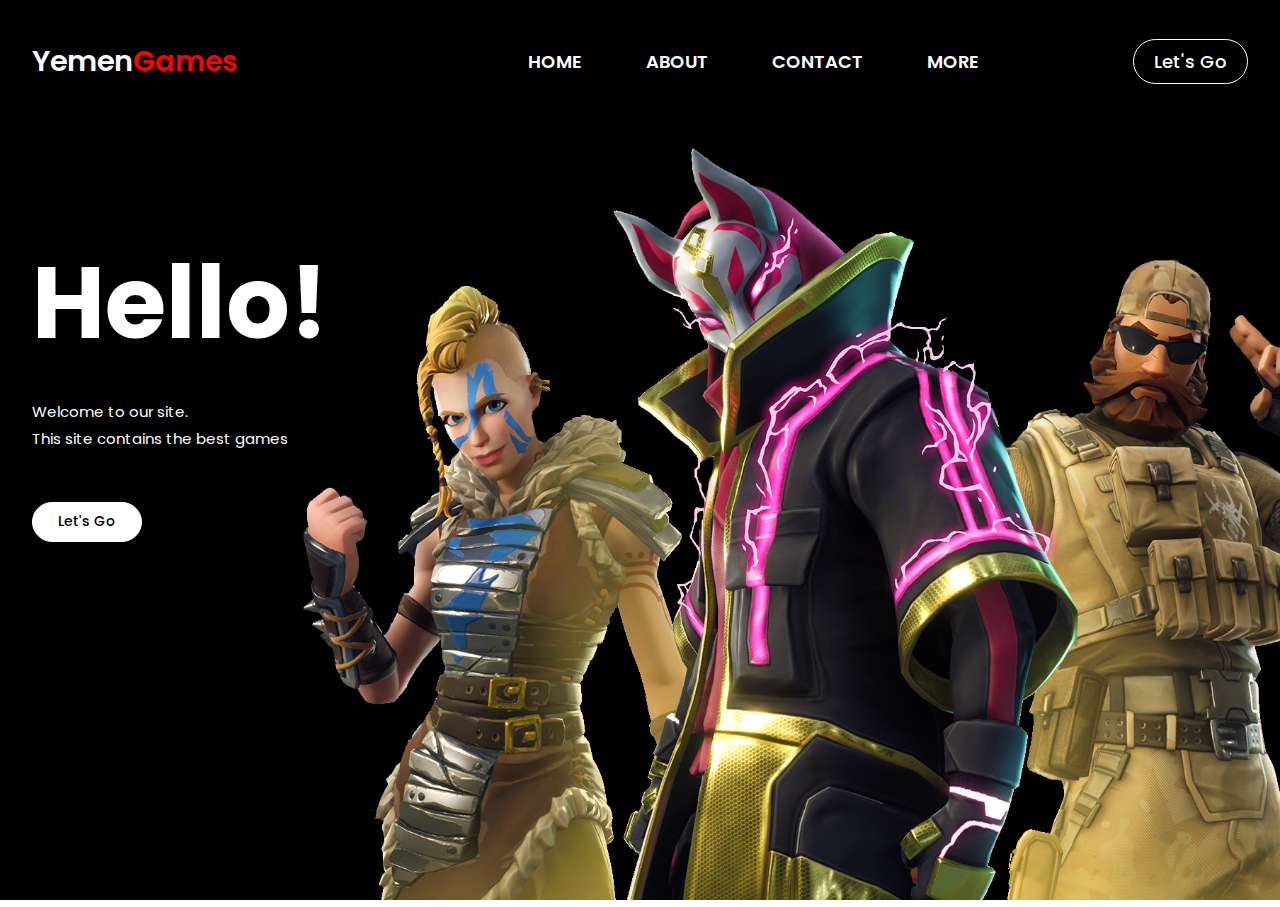
<file: index.html>
<!DOCTYPE html>
<html lang="en">
<head>
    <meta charset="UTF-8">
    <meta http-equiv="X-UA-Compatible" content="IE=edge">
    <meta name="viewport" content="width=device-width, initial-scale=1.0">
    <title>World Games</title>
    <link rel="stylesheet" href="home/css/style.css">
    <link rel="preconnect" href="https://fonts.googleapis.com">
    <link rel="preconnect" href="https://fonts.gstatic.com" crossorigin>
    <link href="https://fonts.googleapis.com/css2?family=Pacifico&family=Poppins:ital,wght@0,100;0,200;0,300;0,400;0,500;0,600;0,700;0,800;1,900&display=swap" rel="stylesheet">
    <link rel="stylesheet" href="https://cdnjs.cloudflare.com/ajax/libs/font-awesome/6.2.0/css/all.min.css" integrity="sha512-xh6O/CkQoPOWDdYTDqeRdPCVd1SpvCA9XXcUnZS2FmJNp1coAFzvtCN9BmamE+4aHK8yyUHUSCcJHgXloTyT2A==" crossorigin="anonymous" referrerpolicy="no-referrer" />


</head>
<body>
    <section class="hero">
        <div class="main-width">
            <header>
                <div class="logo">
                    <h2><a href="#">Yemen<span>Games</span></a></h2>
                </div>
                <nav>
                    <ul>
                        <li><a href="#">HOME</a></li>
                        <li><a href="#">ABOUT</a></li>
                        <li><a href="#">CONTACT</a></li>
                        <li><a href="#">MORE</a></li>
                        <li class="btndown"><a href="home.html">Let's Go</a></li>
                    </ul>
                </nav>
            </header>
            <div class="content">
                <div class="main-text">
                    <h1>Hello!</h1>
                    <p>Welcome to our site.<br> This site contains the best games</p>
                    <a href="home.html">Let's Go</a>
                    
                </div>
            
            <div class="social">
                <a href="#"><i class="fa-brands fa-facebook"></i></a>
                <a href="#"><i class="fa-brands fa-instagram"></i></a>
                <a href="#"><i class="fa-brands fa-twitter"></i></a>
                <a href="#"><i class="fa-brands fa-telegram"></i></a>
                <a href="#"><i class="fa-brands fa-discord"></i></a>
                <a href="#"><i class="fa-brands fa-twitch"></i></a>
            </div>
            <div class="image">
                <img src="home/anime.png" alt="">

            </div>
        </div>
        </div>
    </section>
</body>
</html>
</file>
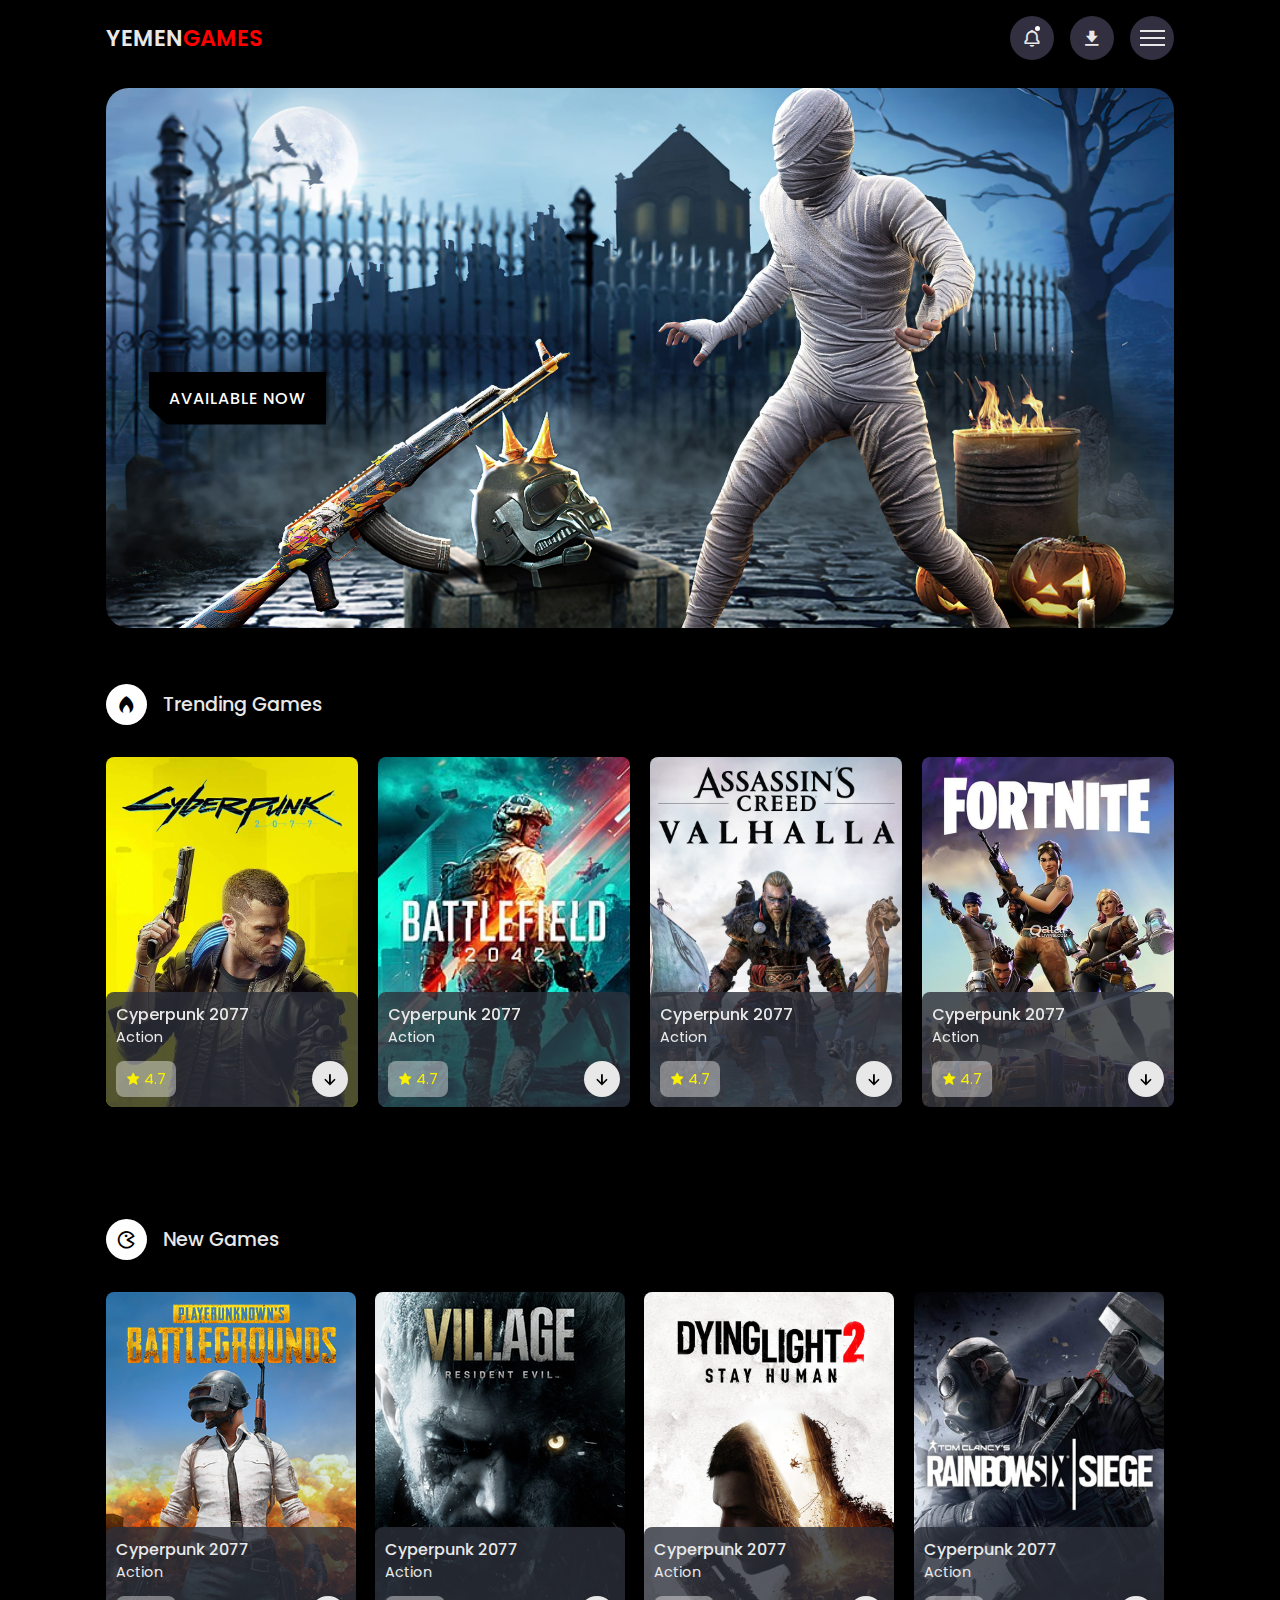
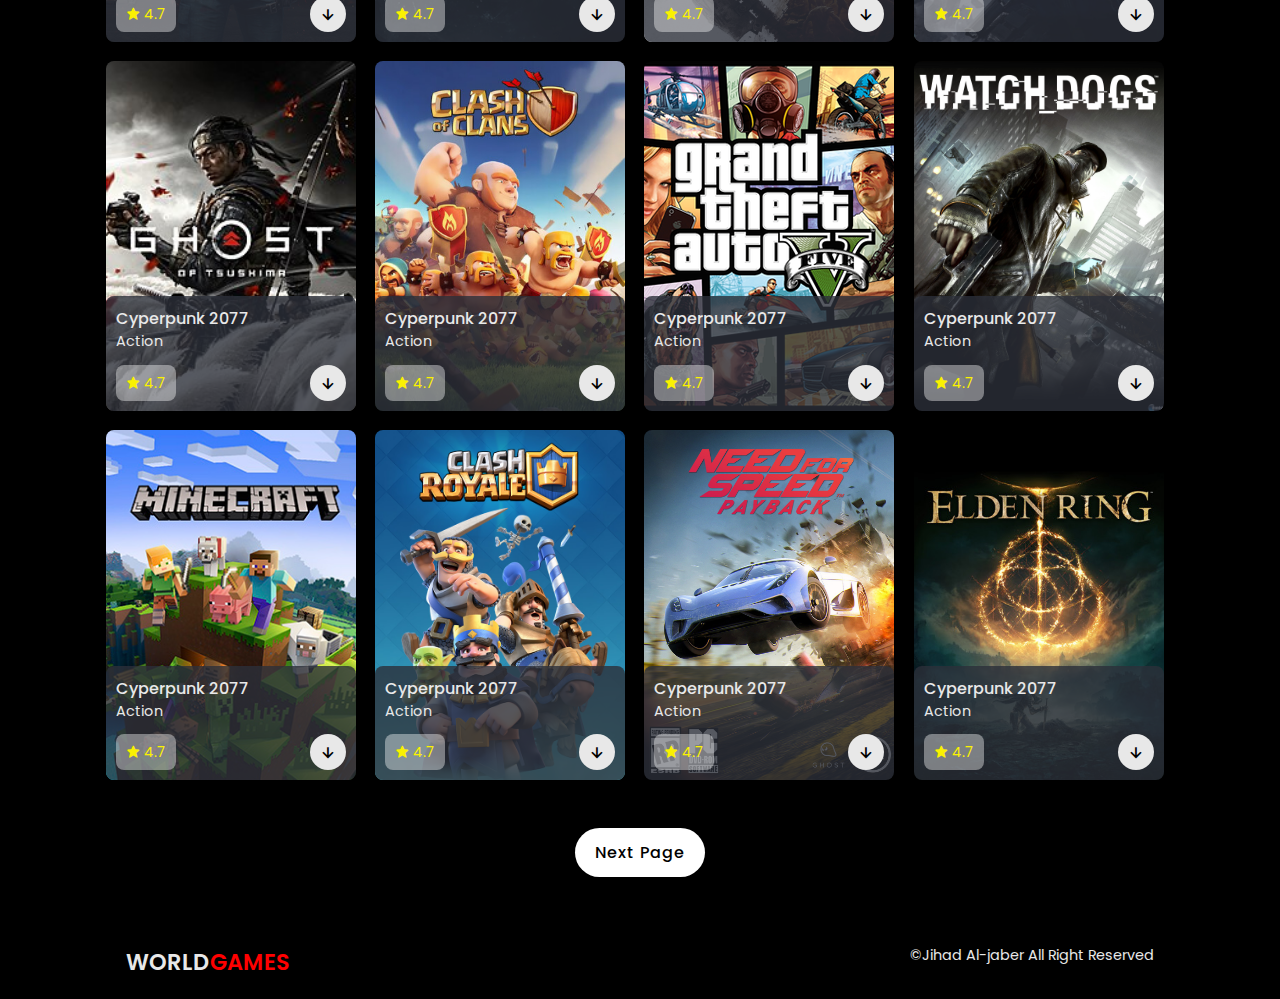
<file: home.html>
<!DOCTYPE html>
<html lang="en">
<head>
    <meta charset="UTF-8">
    <meta http-equiv="X-UA-Compatible" content="IE=edge">
    <meta name="viewport" content="width=device-width, initial-scale=1.0">
    <title>game store</title>
    <!--fav icon-->
    <link rel="shortcut icon" href="fav.ico" type="image/x-icon">
    <!--link to css-->
    <link rel="stylesheet" href="css/style.css">
    <!--box icons-->
    <link href='https://unpkg.com/boxicons@2.1.4/css/boxicons.min.css' rel='stylesheet'>
    <link rel="stylesheet" href="css/swiper-bundle.min.css">


</head>
<body>
    <!-- Custom Scroll Bar-->
    <div class="progress">
        <div class="progress-bar" id="scroll-bar">
            
        </div>
    </div>
    <!--header-->
    <header>
        <!--nav-->
        <dev class="nav container">
            <!--logo-->
            <a href="home.html" class="logo">Yemen<span>Games</span></a>
            <!--nav icon-->
            <div class="nav-icons">
                <i class='bx bx-bell 'id="bell-icon"><span></span></i>
                <i class='bx bxs-download'></i>
                <div class="menu-icon">
                    <div class="line1"></div>
                    <div class="line2"></div>
                    <div class="line3"></div>

                </div>
            </div>
            <!--menu -->
            <div class="menu">
                <img src="img/menu.png" alt="">
                <div class="navbar">
                    <li><a href="home.html">Home</a></li>
                    <li><a href="#trending">Trending</a></li>
                    <li><a href="#new">New</a></li>
                    <li><a href="#action">Action Games</a></li>
                    <li><a href="#contact">Contact Us</a></li>
                </div>
            </div>
            <!--notfication-->
            <div class="notification">
                <div class="notification-box">
                    <i class='bx bx-check-circle bx-rotate-90' ></i>
                    <p>hi i am jihad</p>
                </div>
                <div class="notification-box box-color">
                <i class='bx bxs-x-circle'></i>
                    <p>hi i am jihad</p>
                </div>
            </div>


        </dev>
    </header>
    <!-- Home Section Start -->
    <section class="home container" id="home">
        <img src="img/pubg.jpg" alt="">
        <div class="home-text">
           
            <a href="#" class="btn">Available Now</a>
        </div>
    </section>
    
    <!-- Home Section End-->
    <!-- Trending Section Start-->
    <section class="trending container" id="trending">
        <div class="heading">
            <i class='bx bxs-flame'></i>
            <h2>Trending Games</h2>
        </div>
        <!--content-->
        <div class="trending-content swiper">
            <div class="swiper-wrapper">
                <!-- Slide 1 -->
                <div class="swiper-slide">
                    <div class="box">
                        <img src="img/1.webp" alt="">
                        <div class="box-text">
                            <h2>Cyperpunk 2077</h2>
                            <h3>Action</h3>
                            <div class="rating-download">
                                <div class="rating">
                                    <i class='bx bxs-star'></i>
                                    <span>4.7</span>
                                </div>
                                <a href="#" class="box-btn"><i class='bx bx-down-arrow-alt'></i></a>
                            </div>
                        </div>
                    </div>
                </div>
                <!-- Slide 2 -->
                <div class="swiper-slide">
                    <div class="box">
                        <img src="img/2.jpg" alt="">
                        <div class="box-text">
                            <h2>Cyperpunk 2077</h2>
                            <h3>Action</h3>
                            <div class="rating-download">
                                <div class="rating">
                                    <i class='bx bxs-star'></i>
                                    <span>4.7</span>
                                </div>
                                <a href="#" class="box-btn"><i class='bx bx-down-arrow-alt'></i></a>
                            </div>
                        </div>
                    </div>
                </div>
                <!-- Slide 3 -->
                <div class="swiper-slide">
                    <div class="box">
                        <img src="img/3.jpg" alt="">
                        <div class="box-text">
                            <h2>Cyperpunk 2077</h2>
                            <h3>Action</h3>
                            <div class="rating-download">
                                <div class="rating">
                                    <i class='bx bxs-star'></i>
                                    <span>4.7</span>
                                </div>
                                <a href="#" class="box-btn"><i class='bx bx-down-arrow-alt'></i></a>
                            </div>
                        </div>
                    </div>
                </div>
                <!-- Slide 4 -->
                <div class="swiper-slide">
                    <div class="box">
                        <img src="img/4.png" alt="">
                        <div class="box-text">
                            <h2>Cyperpunk 2077</h2>
                            <h3>Action</h3>
                            <div class="rating-download">
                                <div class="rating">
                                    <i class='bx bxs-star'></i>
                                    <span>4.7</span>
                                </div>
                                <a href="#" class="box-btn"><i class='bx bx-down-arrow-alt'></i></a>
                            </div>
                        </div>
                    </div>
                </div>
                <!-- Slide 5 -->
                <div class="swiper-slide">
                    <div class="box">
                        <img src="img/5.jpg" alt="">
                        <div class="box-text">
                            <h2>Cyperpunk 2077</h2>
                            <h3>Action</h3>
                            <div class="rating-download">
                                <div class="rating">
                                    <i class='bx bxs-star'></i>
                                    <span>4.7</span>
                                </div>
                                <a href="#" class="box-btn"><i class='bx bx-down-arrow-alt'></i></a>
                            </div>
                        </div>
                    </div>
                </div>
                <!-- Slide 6 -->
                <div class="swiper-slide">
                    <div class="box">
                        <img src="img/6.jpg" alt="">
                        <div class="box-text">
                            <h2>Cyperpunk 2077</h2>
                            <h3>Action</h3>
                            <div class="rating-download">
                                <div class="rating">
                                    <i class='bx bxs-star'></i>
                                    <span>4.7</span>
                                </div>
                                <a href="#" class="box-btn"><i class='bx bx-down-arrow-alt'></i></a>
                            </div>
                        </div>
                    </div>
                </div>
                <!-- Slide 7 -->
                <div class="swiper-slide">
                    <div class="box">
                        <img src="img/7.jpg" alt="">
                        <div class="box-text">
                            <h2>Cyperpunk 2077</h2>
                            <h3>Action</h3>
                            <div class="rating-download">
                                <div class="rating">
                                    <i class='bx bxs-star'></i>
                                    <span>4.7</span>
                                </div>
                                <a href="#" class="box-btn"><i class='bx bx-down-arrow-alt'></i></a>
                            </div>
                        </div>
                    </div>
                </div>
                <!-- Slide 8 -->
                <div class="swiper-slide">
                    <div class="box">
                        <img src="img/8.jpg" alt="">
                        <div class="box-text">
                            <h2>Cyperpunk 2077</h2>
                            <h3>Action</h3>
                            <div class="rating-download">
                                <div class="rating">
                                    <i class='bx bxs-star'></i>
                                    <span>4.7</span>
                                </div>
                                <a href="#" class="box-btn"><i class='bx bx-down-arrow-alt'></i></a>
                            </div>
                        </div>
                    </div>
                </div>
              
              </div>

        </div>
    </section>


    <!-- Trending Section End-->

    <!-- New Section Start-->
    <section class="new container" id="new">
        <div class="heading">
            <i class='bx bx-game'></i>
            <h2>New Games</h2>
        </div>
        <!-- Content -->
        <div class="new-content">
            <!-- Box 1-->
            <div class="box">
                <img src="img/9.png" alt="">
                <div class="box-text">
                    <h2>Cyperpunk 2077</h2>
                    <h3>Action</h3>
                    <div class="rating-download">
                        <div class="rating">
                            <i class='bx bxs-star'></i>
                            <span>4.7</span>
                        </div>
                        <a href="download.html" class="box-btn"><i class='bx bx-down-arrow-alt'></i></a>
                    </div>
                </div>
            </div>
             <!-- Box 2-->
             <div class="box">
                <img src="img/10.png" alt="">
                <div class="box-text">
                    <h2>Cyperpunk 2077</h2>
                    <h3>Action</h3>
                    <div class="rating-download">
                        <div class="rating">
                            <i class='bx bxs-star'></i>
                            <span>4.7</span>
                        </div>
                        <a href="#" class="box-btn"><i class='bx bx-down-arrow-alt'></i></a>
                    </div>
                </div>
            </div>
             <!-- Box 3-->
             <div class="box">
                <img src="img/11.jpg" alt="">
                <div class="box-text">
                    <h2>Cyperpunk 2077</h2>
                    <h3>Action</h3>
                    <div class="rating-download">
                        <div class="rating">
                            <i class='bx bxs-star'></i>
                            <span>4.7</span>
                        </div>
                        <a href="#" class="box-btn"><i class='bx bx-down-arrow-alt'></i></a>
                    </div>
                </div>
            </div>
             <!-- Box 4-->
             <div class="box">
                <img src="img/12.jpg" alt="">
                <div class="box-text">
                    <h2>Cyperpunk 2077</h2>
                    <h3>Action</h3>
                    <div class="rating-download">
                        <div class="rating">
                            <i class='bx bxs-star'></i>
                            <span>4.7</span>
                        </div>
                        <a href="#" class="box-btn"><i class='bx bx-down-arrow-alt'></i></a>
                    </div>
                </div>
            </div>
             <!-- Box 5-->
             <div class="box">
                <img src="img/13.jpg" alt="">
                <div class="box-text">
                    <h2>Cyperpunk 2077</h2>
                    <h3>Action</h3>
                    <div class="rating-download">
                        <div class="rating">
                            <i class='bx bxs-star'></i>
                            <span>4.7</span>
                        </div>
                        <a href="#" class="box-btn"><i class='bx bx-down-arrow-alt'></i></a>
                    </div>
                </div>
            </div>
             <!-- Box 6-->
             <div class="box">
                <img src="img/14.jpg" alt="">
                <div class="box-text">
                    <h2>Cyperpunk 2077</h2>
                    <h3>Action</h3>
                    <div class="rating-download">
                        <div class="rating">
                            <i class='bx bxs-star'></i>
                            <span>4.7</span>
                        </div>
                        <a href="#" class="box-btn"><i class='bx bx-down-arrow-alt'></i></a>
                    </div>
                </div>
            </div>
             <!-- Box 7-->
             <div class="box">
                <img src="img/15.png" alt="">
                <div class="box-text">
                    <h2>Cyperpunk 2077</h2>
                    <h3>Action</h3>
                    <div class="rating-download">
                        <div class="rating">
                            <i class='bx bxs-star'></i>
                            <span>4.7</span>
                        </div>
                        <a href="#" class="box-btn"><i class='bx bx-down-arrow-alt'></i></a>
                    </div>
                </div>
            </div>
             <!-- Box 8-->
             <div class="box">
                <img src="img/16.jpg" alt="">
                <div class="box-text">
                    <h2>Cyperpunk 2077</h2>
                    <h3>Action</h3>
                    <div class="rating-download">
                        <div class="rating">
                            <i class='bx bxs-star'></i>
                            <span>4.7</span>
                        </div>
                        <a href="#" class="box-btn"><i class='bx bx-down-arrow-alt'></i></a>
                    </div>
                </div>
            </div>
             <!-- Box 9-->
             <div class="box">
                <img src="img/17.png" alt="">
                <div class="box-text">
                    <h2>Cyperpunk 2077</h2>
                    <h3>Action</h3>
                    <div class="rating-download">
                        <div class="rating">
                            <i class='bx bxs-star'></i>
                            <span>4.7</span>
                        </div>
                        <a href="#" class="box-btn"><i class='bx bx-down-arrow-alt'></i></a>
                    </div>
                </div>
            </div>
             <!-- Box 10 -->
             <div class="box">
                <img src="img/18.jpg" alt="">
                <div class="box-text">
                    <h2>Cyperpunk 2077</h2>
                    <h3>Action</h3>
                    <div class="rating-download">
                        <div class="rating">
                            <i class='bx bxs-star'></i>
                            <span>4.7</span>
                        </div>
                        <a href="#" class="box-btn"><i class='bx bx-down-arrow-alt'></i></a>
                    </div>
                </div>
            </div>
             <!-- Box 11 -->
             <div class="box">
                <img src="img/19.jpg" alt="">
                <div class="box-text">
                    <h2>Cyperpunk 2077</h2>
                    <h3>Action</h3>
                    <div class="rating-download">
                        <div class="rating">
                            <i class='bx bxs-star'></i>
                            <span>4.7</span>
                        </div>
                        <a href="#" class="box-btn"><i class='bx bx-down-arrow-alt'></i></a>
                    </div>
                </div>
            </div>
             <!-- Box 12 -->
             <div class="box">
                <img src="img/20.jpg" alt="">
                <div class="box-text">
                    <h2>Cyperpunk 2077</h2>
                    <h3>Action</h3>
                    <div class="rating-download">
                        <div class="rating">
                            <i class='bx bxs-star'></i>
                            <span>4.7</span>
                        </div>
                        <a href="#" class="box-btn"><i class='bx bx-down-arrow-alt'></i></a>
                    </div>
                </div>
            </div>

        </div>
        <div class="next-page">
            <a href="#">Next Page</a>
        </div>
    </section>




    <!-- New Section End-->

    <!-- CopyRight -->
    <div class="copyright container">
        <a href="#" class="logo">World<span>Games</span></a>
        <p>&#169;Jihad Al-jaber All Right Reserved</p>
    </div>









    <!-- link swiper file-->
    <script src="js/swiper-bundle.min.js"></script>
    <!--link to js-->
    <script src="js/main.js"></script>
</body>
</html>
</file>
<file: home/css/style.css>
@import url('https://fonts.googleapis.com/css2?family=Poppins:wght@400;500;600;700&display=swap');

*{
    padding: 0;
    margin: 0;
    box-sizing: border-box;
    font-family: 'Poppins', sans-serif;
    text-decoration: none;
}

body{
    overflow-x: hidden;
}

.main-width {
    width: 1400px;
    max-width: 95%;
    margin: 0 auto;
}

.hero {
    height: 100%;
    width: 100%;
    min-height: 100vh;
    background: black;
    position: relative;
}
.hero header .logo h2 a{
    
    font-size: 1.8rem;
    font-weight: 600;
    text-decoration: none;
    color: white;
}
.hero header .logo h2 a span {
    color: red;
}
.hero header {
    display: flex;
    align-items: center;
    justify-content: space-between;
    padding: 40px 0 30px;
}

nav ul li {
    list-style: none;
    display: inline-block;
}

nav ul li a {
    text-decoration: none;
    color: white;
    margin-left: 60px;
    font-size: 18px;
    font-weight: 600;
    border-bottom: 4px solid transparent;
    transition: .4s;

}

nav ul li:not(:last-child) a:hover,
nav ul li:not(:last-child) a:focus{
    border-bottom: 4px solid white;
}

nav ul li.btndown a {
    background: transparent;
    color: white;
    border: 1px solid white;
    padding: 9px 20px;
    border-radius: 30px;
    line-height: 1.4;
    font-size: 18px;
    font-weight: 500;
    margin-left: 150px;
}
nav ul li.btndown:hover  a{
    border: 1px solid white;
    color: black;
    background: white;
    transition: .4s;
}

.content {
    padding-top: 140px;

}

.content .main-text{
    position: relative;
    z-index: 2;
    margin-bottom: 50px;
}
.content .main-text h6 {
    font-size: 14px;
    font-weight: 400;
    color: white;
    margin-bottom: 40px;
}

.content .main-text h1 {
    font-size: 100px;
    line-height: 1;
    color: white;
    margin: 0px 0px 45px;
    
}

.content .main-text h3 {
    font-size: 18px;
    font-weight: 600;
    color: white;
}

.content .main-text p {
    max-width: 100%;
    width: 480px;
    color: white;
    line-height: 1.8;
    font-size: 15px;
    margin-bottom: 50px;
}

.content .main-text a {
    display: inline-block;
    text-decoration: none;
    color: black;
    background: white;
    border: 1px solid white;
    padding: 9px 25px;
    line-height: 1.4;
    border-radius: 30px;
    font-size: 14px;
    font-weight: 500;
}

.content .main-text a:hover {
    transform: scale(1.2);
    border: 1px solid white;
    background: transparent;
    color: white;
    transition: .4s;
}


.content .social {
    position: relative;
    z-index: 2;
    margin-top: 100px;
    padding-bottom: 40px;
}

.content .social a{
    display: inline-block;
    color: white;
    margin-right: 25px;
    font-size: 24px;
}

.content .social a:hover {
    transform: scale(1.3);
    transition: .5s;
    color: white;

}

.image {
    position: absolute;
    width: 100%;
    height: 85%;
    bottom: 0;
    right: 0;
    text-align: right;

}

.image img {
    height: 100%;
    
}
</file>
<file: css/style.css>
/*google font*/
@import url('https://fonts.googleapis.com/css2?family=Poppins:wght@400;500;600;700&display=swap');
*{
    font-family: 'Poppins', sans-serif;
    margin: 0;
    padding: 0;
    scroll-behavior: smooth;
    box-sizing: border-box;
    list-style: none;
    text-decoration: none;
    scroll-padding-top: 2rem;

}



/* variables */
:root {
    --main-color: white;
    /*main color */
    --dark-color: #1b182b;
    --light-color: #322f40;
    --text-color: hsl(0,0%,91%);

}
::selection{
    color: var(--text-color);
    background: var(--main-color);
}
section{
    padding: 4rem 0 3rem;
}

img{
    width: 100%;
}

body{
    color: var(--text-color);
    background: black;
    
}

.container{
    max-width: 1068px;
    margin: auto;
    width: 100%;
}
/*  header  */
header{
    position: fixed;
    top: 0;
    left: 0;
    width: 100%;
    background: black;
    z-index: 100;
}
/* nav */
.nav{
    display: flex;
    align-items: center;
    justify-content: center;
    padding: 16px 0 ;

}
/* logo */
.logo{
    font-size: 1.4rem;
    font-weight: 600;
    color: var(--text-color);
    text-transform: uppercase;
    margin: 0 auto 0 0;
}
.logo span{
    color: red;

}
/* nav icons */
.nav-icons{
    display: flex;
    align-items: center;
    column-gap: 1rem;
}

.nav-icons .bx{
    font-size: 20px;
    height: 44px;
    width: 44px;
    display: grid;
    place-items: center;
    color: var(--text-color);
    background: var(--light-color);
    border-radius: 50%;
    cursor: pointer;
}
#bell-icon{
    position: relative;
}

#bell-icon span{
    content: '';
    width: 5px;
    height: 5px;
    border-radius: 50%;
    background: var(--main-color);
    position: absolute;
    top: 10px;
    right: 14px;
}
/* menu icon */
.menu-icon{
    display: flex;
    flex-direction: column;
    align-items: center;
    justify-content: center;
    row-gap: 5px;
    height: 44px;
    width: 44px;
    border-radius: 50%;
    background: var(--light-color);
    cursor: pointer;
    z-index: 200;
    transition: 0.3s;
}
.menu-icon div{
    display: block;
    background: var(--text-color);
    height: 2px;
    width: 25px;
    transition: 0.3s;
}
.move .line1{
    transform: rotate(-45deg) translate(-5px, 5px);
}
.move .line2{
    opacity: 0;
}
.move .line3{
    transform: rotate(45deg) translate(-5px, -5px);
}
/* menu */
.menu{
    position: fixed;
    left: 0;
    top: 0;
    width: 100%;
    height: 100vh;
    background: rgba(0, 0, 14, 0.9);
    z-index: 106;
    display: flex;
    align-items: center;
    justify-content: space-between;
    transition: 0.5s;
    clip-path: circle(0% at 100% 0%);
}
.menu.active{
    clip-path: circle(144% at 100% 0%);

}
.menu img{
    width: 700px;
}
.navbar{
    display: grid;
    row-gap: 1rem;
    text-align: right;
    padding-right: 3rem;

}
.navbar a{
    font-size: 1.6rem;
    color: var(--text-color);
    font-weight: 500;
    transition: 0.2s;

}
.navbar a:hover{
    border-bottom: 4px solid var(--main-color);
    font-size: 1.8rem;
}
/* notification */
.notification{
    position: absolute;
    top: 110%;
    right: 5rem;
    background: var(--light-color);
    width: 300px;
    height: 350px;
    border-radius: 0.5rem;
    padding: 10px;
    display: flex;
    flex-direction: column;
    row-gap: 1rem;
    clip-path: circle(0% at 100% 0%);
}
.notification.active{
    clip-path: circle(144% at 100% 0%);
    transition: 0.3s;

}


.notification-box{
    display: flex;
    align-items: baseline;
    column-gap: 1rem;
    border-radius: 0.5rem;
    background: var(--dark-color);
    padding: 10px;

}
.notification-box .bx{
    color: #faf102;
}
.box-color{
    background: hsl(0, 0%,100%,0.4);

}
.box-color .bx{
    color: var(--main-color);
}
/* home */
.home{
    position: relative;
    min-height: 540px;
    display: flex;
    align-items: center;
    justify-content: flex-end;
    margin-top: 5rem;

}

.home img{
    position: absolute;
    width: 100%;
    height: 100%;
    object-fit: cover;
    border-radius: 1.4rem;
    z-index: -1;
}

.home-text{
    margin-top: 5rem;
    padding-right: 53rem;
    text-align: right;
}

.home-text h1{
    font-size: 2.4rem;
    text-transform: uppercase;
    color: var(--dark-color);
    margin-bottom: 1rem;
}

.btn{
    background: rgb(0, 0, 0);
    padding: 15px 20px;
    color: rgb(255, 255, 255);
    text-transform: uppercase;
    font-size: 1rem;
    letter-spacing: 1px;
    font-weight: 500;
    clip-path: polygon(0 0,100% 0%, 100% 100%,10% 100%,0% 68%);
}

.btn:hover{
    background: black;
    color: white;
    transform: scale(1.2);
    transition: 0.3s all linear;
}

/* heading */

.heading {
    display: flex;
    align-items: center;
    column-gap: 1rem;
    margin-bottom: 2rem;
}

.heading .bx {
    font-size: 21px;
    color: black;
    background: white;
    padding: 10px;
    border-radius: 5rem;
}
.heading h2 {
    font-size: 1.2rem;
    font-weight: 500;
}

.box{
    position: relative;
    width: 100%;
    height: 350px;
    border-radius: 0.5rem;
}

.box img{
    width: 100%;
    height: 100%;
    object-fit: cover;
    border-radius: 0.5rem;
}

.box .box-text{
    position: absolute;
    right: 0;
    left: 0;
    bottom: 0;
    padding: 10px;
    background: hsl(227, 14%, 20%, 0.8);
    backdrop-filter: blure(4px);
    border-radius: 0.5rem;
}

.box .box-text h2{
    font-size: 1rem;
    font-weight: 500;
}

.box .box-text h3{
    font-size: 0.9rem;
    font-weight: 400;
    margin-bottom: 0.8rem;
}

.rating-download{
    display: flex;
    justify-content: space-between;
}

.rating{
    display: flex;
    align-items: center;
    column-gap: 4px;
    background: hsl(0, 0%, 100%, 0.4);
    padding: 4px 10px;
    border-radius: 0.5rem;
}

.rating .bx{
    color: #faf102;
    font-size: 0.9rem;
}

.rating span{
    color: #faf102;
    font-size: 0.9rem;
}

.box-btn .bx{
    padding: 8px;
    background: var(--text-color);
    border-radius: 5rem;
    color: black;
    font-weight: 400;
    font-size: 20px;
}

.box-btn .bx:hover{
    transform: scale(1.3);
    transition: .5s;
    color: white;
    background: black;
}

/* new content */
.new-content{
    display: grid;
    grid-template-columns: repeat(auto-fit,minmax(240px,250px));
    gap: 1.2rem;

}

.next-page{
    display: flex;
    justify-content: center;
    align-items: center;
    margin-top: 3rem;
}

.next-page a {
    background: white;
    padding: 12px 20px;
    color: black;
    letter-spacing: 1px;
    font-weight: 500;
    border-radius: 40px;

}

.next-page a:hover{
    background: black;
    color: white;
    transform: scale(1);
    transition: 0.4s all linear;
    border: 2px solid white;

}

.copyright{
    display: flex;
    justify-content: space-between;
    padding: 20px;
}

.copyright p{
    font-size: 0.9rem;
    color: var(--text-color);

}

/* Download page */
.video-container video {
    width: 100%;
    aspect-ratio: 16/9;
}

.video-container {
    margin-top:  5rem;
}

.about{
    margin-top: 2rem;
}

.about h2{
    display: inline-flex;
    font-size: 1.4rem;
    font-weight: 500;
    border-bottom: 4px solid var(--main-color);
}

.about p{
    font-size: 0.938rem;
    margin-top: 1rem;
    text-align: justify;
}

.screenshots h2{
    display: inline-flex;
    font-size: 1.4rem;
    font-weight: 500;
    border-bottom: 4px solid var(--main-color);
    margin: 1.6rem 0;

}

.screenshots-content {
    display: flex;
    grid-template-columns: repeat(auto-fir,minmax(250px,auto));
    gap: 10px;
    justify-content: center;
    max-width: 800px;
    margin: auto;
    width: 100%;
}

.screenshots-content img{
    width: 100%;
    height: 440px;
    object-fit: cover;
}

.download {
    max-width: 800px;
    margin: auto;
    width: 100%;
    display: grid;
    justify-content: center;
    margin-top: 2rem;
}

.download h2 {
    text-align: center;
    font-size: 1.4rem;
    font-weight: 500;
    margin: 1.6rem 0;
}

.download-links{
    display: grid;
    grid-template-columns: repeat(3, 1fr);
    gap: 10px;
    margin-bottom: 2rem;
}

.download-links a {
    text-align: center;
    background: var(--main-color);
    padding: 12px 20px;
    color: black;
    letter-spacing: 1px;
    font-weight: 500;
    border-radius: 30px;

}

.download-links a:hover{
    background: var(--light-color);
    transition: 0.3s all linear;
}

/* display block for default scroll bar */

html::-webkit-scrollbar {
    display: none;
}
/* custom scroll bar */
.progress {
    position: fixed;
    top: 0;
    left: 0;
    width: 100%;
    height: 4px;
    z-index: 300;
}
.progress-bar{
    height: 4px;
    background: var(--main-color);
    width: 0%;
}

/* responsive */
@media (max-width: 1080px){
    .container {
        margin: 0 auto;
        width: 90%;
    }
    .nav {
        padding: 10px;
    }
    .notification {
        right: 4rem;
    }
    .menu img {
        width: 500px
    }
    section {
        padding: 3rem 0 2rem;
    }
    .home {
        margin-top: 4rem !important;
        min-height: 440px;
    }
    .home img {
        border-radius: 1rem;
    }
    .new-content {
        grid-template-columns: repeat(auto-fit, minmax(200px,auto));
    }
    .video-container {
        margin-top: 5rem !important;
    }
}

/* for medium devices */
@media (max-width: 774px){
    .notification {
        right: 1rem;
    }
    .menu img {
        width: 400px;
    }
    .home {
        min-height: 300px;
    }
    .home-text h1 {
        font-size: 2rem;
    }
    .btn {
        padding: 12px 17px;
    }
    .screenshots-content {
        grid-template-columns: repeat(auto-fit,minmax(250px,300px));
    }
}

@media (max-width: 560px){
    .menu img {
        width: 400px;
        display: none;
    }
    .menu {
        justify-content: flex-end;
    }
    .nav {
        padding: 8px 0;
    }
    .nav-icons .bx, .menu-icon {
        height: 40px;
        width: 40px;
    }
    .home {
        min-height: 240px;
    }
    .home-text {
        padding-right: 1rem;
    }
    p {
        font-size: 0.875rem;
    }
    .download-links {
        grid-template-columns: 1fr;
    }
}

/* small devices */
@media (max-width: 360px){
    .logo {
        font-size: 1.2rem;
    }
    .navbar a {
        font-size: 1.3rem;
    }
    .navbar a:hover {
        font-size: 1.4rem;
    }
    .notification {
        width: 270px;
    }
    .home {
        min-height: 214px;
    }
    .home-text h1 {
        font-size: 1.4rem;
    }
    .heading .bx {
        padding: 8px;

    }
    .heading h2 {
        font-size: 1.1rem;
    }
    .box {
        height: 420px;
    }
    .copyright {
        flex-direction: column;
        align-items: center;
        row-gap: 1rem;
    }
    .copyright .logo {
        margin: 0;
    }
    .about h2, .screenshots h2 .download h2 {
        font-size: 1.2rem;
    }

}
</file>
